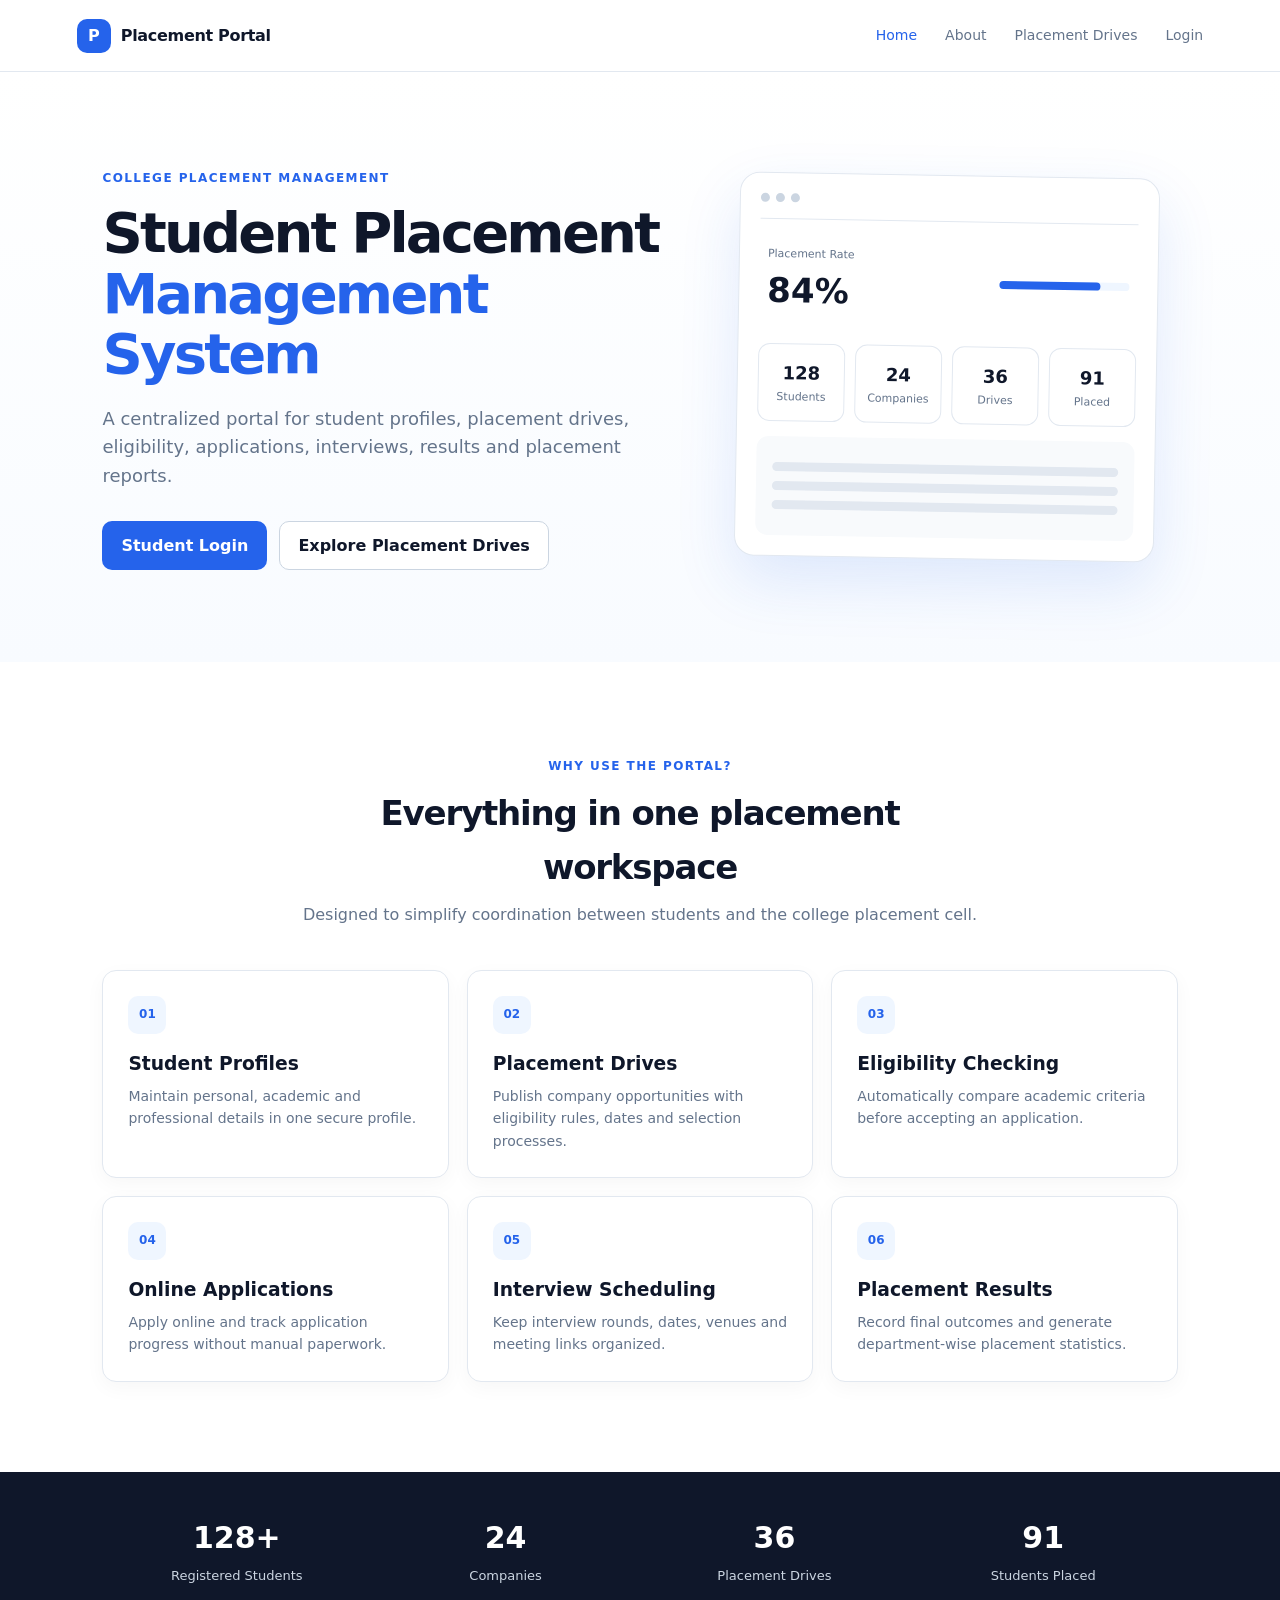
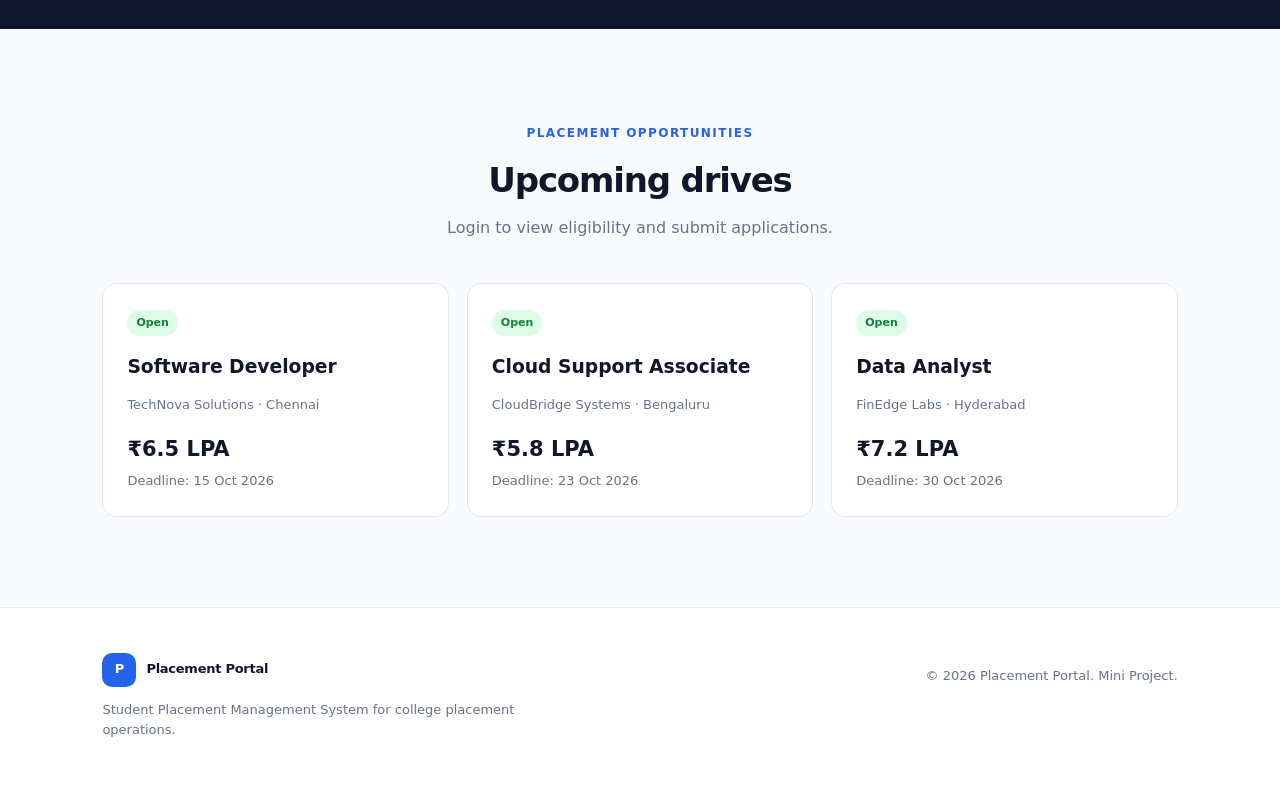
<file: index.html>
<!DOCTYPE html>
<html lang="en">
<head>
    <meta charset="UTF-8">
    <meta name="viewport" content="width=device-width, initial-scale=1.0">
    <title>Placement Portal | Home</title>
    <link rel="stylesheet" href="css/style.css">
</head>
<body>
    <header class="topbar public-nav">
        <a class="brand" href="index.html">
            <span class="brand-mark">P</span> Placement Portal
        </a>
        <nav>
            <a class="active" href="index.html">Home</a>
            <a href="#about">About</a>
            <a href="#drives">Placement Drives</a>
            <a href="login.html">Login</a>
        </nav>
    </header>

    <main>
        <section class="hero">
            <div class="hero-copy">
                <span class="eyebrow">College Placement Management</span>
                <h1>Student Placement<br><span>Management System</span></h1>
                <p>A centralized portal for student profiles, placement drives, eligibility, applications, interviews, results and placement reports.</p>
                <div class="hero-actions">
                    <a class="btn btn-primary" href="login.html">Student Login</a>
                    <a class="btn btn-outline" href="#drives">Explore Placement Drives</a>
                </div>
            </div>
            <div class="hero-card">
                <div class="mini-window">
                    <div class="window-head">
                        <span></span>
                        <span></span>
                        <span></span>
                    </div>
                    <div class="mini-stat">
                        <div>
                            <small>Placement Rate</small>
                            <strong>84%</strong>
                        </div>
                        <div class="mini-line"></div>
                    </div>
                    <div class="mini-grid">
                        <div><b>128</b><small>Students</small></div>
                        <div><b>24</b><small>Companies</small></div>
                        <div><b>36</b><small>Drives</small></div>
                        <div><b>91</b><small>Placed</small></div>
                    </div>
                    <div class="mini-table">
                        <i></i><i></i><i></i>
                    </div>
                </div>
            </div>
        </section>

        <section id="about" class="section">
            <div class="section-heading">
                <span class="eyebrow">Why use the portal?</span>
                <h2>Everything in one placement workspace</h2>
                <p>Designed to simplify coordination between students and the college placement cell.</p>
            </div>
            <div class="feature-grid">
                <article class="feature-card">
                    <div class="icon-box">01</div>
                    <h3>Student Profiles</h3>
                    <p>Maintain personal, academic and professional details in one secure profile.</p>
                </article>
                <article class="feature-card">
                    <div class="icon-box">02</div>
                    <h3>Placement Drives</h3>
                    <p>Publish company opportunities with eligibility rules, dates and selection processes.</p>
                </article>
                <article class="feature-card">
                    <div class="icon-box">03</div>
                    <h3>Eligibility Checking</h3>
                    <p>Automatically compare academic criteria before accepting an application.</p>
                </article>
                <article class="feature-card">
                    <div class="icon-box">04</div>
                    <h3>Online Applications</h3>
                    <p>Apply online and track application progress without manual paperwork.</p>
                </article>
                <article class="feature-card">
                    <div class="icon-box">05</div>
                    <h3>Interview Scheduling</h3>
                    <p>Keep interview rounds, dates, venues and meeting links organized.</p>
                </article>
                <article class="feature-card">
                    <div class="icon-box">06</div>
                    <h3>Placement Results</h3>
                    <p>Record final outcomes and generate department-wise placement statistics.</p>
                </article>
            </div>
        </section>

        <section class="stats-band">
            <div><strong>128+</strong><span>Registered Students</span></div>
            <div><strong>24</strong><span>Companies</span></div>
            <div><strong>36</strong><span>Placement Drives</span></div>
            <div><strong>91</strong><span>Students Placed</span></div>
        </section>

        <section id="drives" class="section light-section">
            <div class="section-heading">
                <span class="eyebrow">Placement Opportunities</span>
                <h2>Upcoming drives</h2>
                <p>Login to view eligibility and submit applications.</p>
            </div>
            <div class="public-drive-grid">
                <div class="public-drive">
                    <span class="status-badge open">Open</span>
                    <h3>Software Developer</h3>
                    <p>TechNova Solutions · Chennai</p>
                    <strong>₹6.5 LPA</strong>
                    <small>Deadline: 15 Oct 2026</small>
                </div>
                <div class="public-drive">
                    <span class="status-badge open">Open</span>
                    <h3>Cloud Support Associate</h3>
                    <p>CloudBridge Systems · Bengaluru</p>
                    <strong>₹5.8 LPA</strong>
                    <small>Deadline: 23 Oct 2026</small>
                </div>
                <div class="public-drive">
                    <span class="status-badge open">Open</span>
                    <h3>Data Analyst</h3>
                    <p>FinEdge Labs · Hyderabad</p>
                    <strong>₹7.2 LPA</strong>
                    <small>Deadline: 30 Oct 2026</small>
                </div>
            </div>
        </section>
    </main>

    <footer class="footer">
        <div>
            <a class="brand" href="index.html">
                <span class="brand-mark">P</span> Placement Portal
            </a>
            <p>Student Placement Management System for college placement operations.</p>
        </div>
        <p>© 2026 Placement Portal. Mini Project.</p>
    </footer>

    <script src="js/script.js"></script>
</body>
</html>
</file>
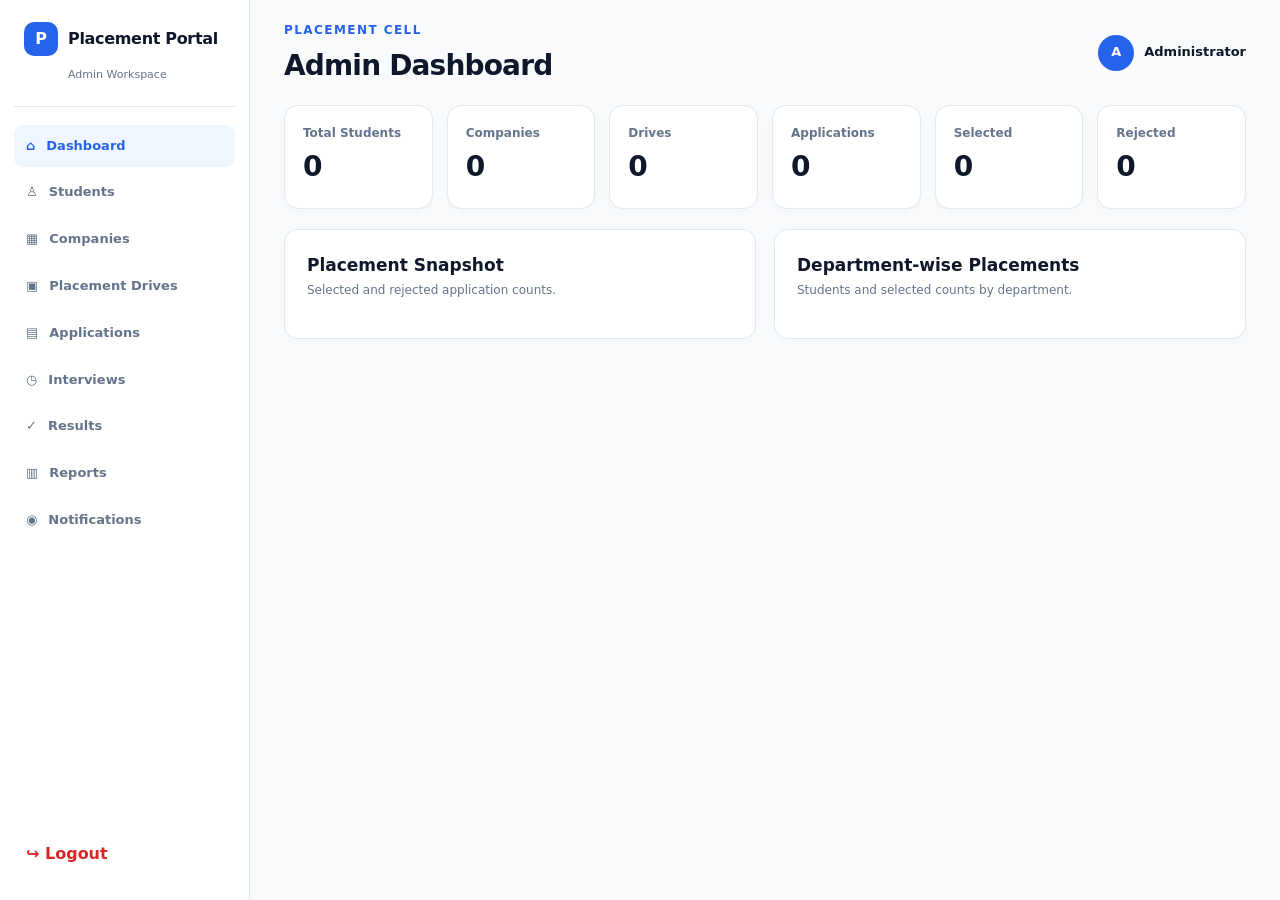
<file: admin-dashboard.html>
<!DOCTYPE html>
<html lang="en">
<head>
    <meta charset="UTF-8">
    <meta name="viewport" content="width=device-width, initial-scale=1.0">
    <title>Admin Dashboard | Placement Portal</title>
    <link rel="stylesheet" href="css/style.css">
</head>
<body class="dashboard-page">
    <div class="mobile-top">
        <button class="icon-btn" id="mobileMenu">☰</button>
        <a class="brand" href="#">
            <span class="brand-mark">P</span> Placement Portal
        </a>
    </div>

    <aside class="sidebar" id="sidebar">
        <div class="side-brand">
            <a class="brand" href="index.html">
                <span class="brand-mark">P</span> Placement Portal
            </a>
            <small>Admin Workspace</small>
        </div>
        <nav class="side-nav">
            <button class="nav-item active" data-section="dashboard">⌂ <span>Dashboard</span></button>
            <button class="nav-item" data-section="students">♙ <span>Students</span></button>
            <button class="nav-item" data-section="companies">▦ <span>Companies</span></button>
            <button class="nav-item" data-section="drives">▣ <span>Placement Drives</span></button>
            <button class="nav-item" data-section="applications">▤ <span>Applications</span></button>
            <button class="nav-item" data-section="interviews">◷ <span>Interviews</span></button>
            <button class="nav-item" data-section="results">✓ <span>Results</span></button>
            <button class="nav-item" data-section="reports">▥ <span>Reports</span></button>
            <button class="nav-item" data-section="notifications">◉ <span>Notifications</span></button>
        </nav>
        <button class="logout side-logout" data-logout>↪ <span>Logout</span></button>
    </aside>

    <main class="dash-main">
        <header class="dash-header">
            <div>
                <span class="eyebrow">Placement Cell</span>
                <h1 id="adminWelcome">Admin Dashboard</h1>
            </div>
            <div class="header-user">
                <span class="avatar">A</span>
                <span>Administrator</span>
            </div>
        </header>

        <section class="dash-section active" id="section-dashboard">
            <div class="stat-grid six">
                <div class="stat-card">
                    <span>Total Students</span>
                    <strong id="aStudents">0</strong>
                </div>
                <div class="stat-card">
                    <span>Companies</span>
                    <strong id="aCompanies">0</strong>
                </div>
                <div class="stat-card">
                    <span>Drives</span>
                    <strong id="aDrives">0</strong>
                </div>
                <div class="stat-card">
                    <span>Applications</span>
                    <strong id="aApplications">0</strong>
                </div>
                <div class="stat-card">
                    <span>Selected</span>
                    <strong id="aSelected">0</strong>
                </div>
                <div class="stat-card">
                    <span>Rejected</span>
                    <strong id="aRejected">0</strong>
                </div>
            </div>

            <div class="two-col">
                <div class="panel">
                    <div class="panel-head">
                        <div>
                            <h2>Placement Snapshot</h2>
                            <p>Selected and rejected application counts.</p>
                        </div>
                    </div>
                    <div class="bar-chart" id="statusChart"></div>
                </div>
                <div class="panel">
                    <div class="panel-head">
                        <div>
                            <h2>Department-wise Placements</h2>
                            <p>Students and selected counts by department.</p>
                        </div>
                    </div>
                    <div class="bar-chart" id="departmentChart"></div>
                </div>
            </div>
        </section>

        <section class="dash-section" id="section-students">
            <div class="section-heading left">
                <span class="eyebrow">Student Management</span>
                <h2>Students</h2>
                <p>Search, filter, view, edit or remove student records.</p>
            </div>
            <div class="toolbar">
                <input id="studentSearch" class="search-input" placeholder="Search name, register no or email...">
                <select id="studentDeptFilter">
                    <option value="all">All departments</option>
                    <option>CSE</option>
                    <option>IT</option>
                    <option>AIML</option>
                    <option>ECE</option>
                    <option>EEE</option>
                    <option>MECH</option>
                    <option>CIVIL</option>
                </select>
                <select id="studentYearFilter">
                    <option value="all">All years</option>
                    <option value="1">1st Year</option>
                    <option value="2">2nd Year</option>
                    <option value="3">3rd Year</option>
                    <option value="4">4th Year</option>
                    <option value="5">5th Year</option>
                </select>
            </div>
            <div class="table-wrap">
                <table>
                    <thead>
                        <tr>
                            <th>Register No</th>
                            <th>Name</th>
                            <th>Email</th>
                            <th>Department</th>
                            <th>Year</th>
                            <th>CGPA</th>
                            <th>Resume</th>
                            <th>Actions</th>
                        </tr>
                    </thead>
                    <tbody id="adminStudentBody"></tbody>
                </table>
            </div>
        </section>

        <section class="dash-section" id="section-companies">
            <div class="section-heading left">
                <span class="eyebrow">Company Management</span>
                <h2>Companies</h2>
                <p>Add and maintain recruiting company information.</p>
            </div>
            <div class="panel compact-form">
                <form id="companyForm" class="form-grid">
                    <input type="hidden" name="company_id" id="companyId">
                    <label>Company Name
                        <input name="company_name" required>
                    </label>
                    <label>Industry
                        <input name="industry">
                    </label>
                    <label>Location
                        <input name="location">
                    </label>
                    <label>Website
                        <input name="website" type="url" placeholder="https://...">
                    </label>
                    <label>Contact Person
                        <input name="contact_person">
                    </label>
                    <label>Email
                        <input name="email" type="email">
                    </label>
                    <label class="full-row">Description
                        <textarea name="description" rows="2"></textarea>
                    </label>
                    <div class="form-actions full-row">
                        <button class="btn btn-primary" type="submit">Save Company</button>
                        <button class="btn btn-outline" type="button" id="companyReset">Clear</button>
                        <span id="companyMessage" class="form-message"></span>
                    </div>
                </form>
            </div>
            <div class="toolbar">
                <input id="companySearch" class="search-input" placeholder="Search company...">
            </div>
            <div class="table-wrap">
                <table>
                    <thead>
                        <tr>
                            <th>Company</th>
                            <th>Industry</th>
                            <th>Location</th>
                            <th>Contact</th>
                            <th>Email</th>
                            <th>Actions</th>
                        </tr>
                    </thead>
                    <tbody id="companyBody"></tbody>
                </table>
            </div>
        </section>

        <section class="dash-section" id="section-drives">
            <div class="section-heading left">
                <span class="eyebrow">Drive Management</span>
                <h2>Placement Drives</h2>
                <p>Create, update and close placement opportunities.</p>
            </div>
            <div class="panel compact-form">
                <form id="driveForm" class="form-grid">
                    <input type="hidden" name="drive_id" id="driveId">
                    <label>Company
                        <select name="company_id" id="driveCompany" required></select>
                    </label>
                    <label>Job Role
                        <input name="job_role" required>
                    </label>
                    <label>Package (LPA)
                        <input name="package" type="number" step="0.1" min="0" required>
                    </label>
                    <label>Location
                        <input name="location">
                    </label>
                    <label>Drive Date
                        <input name="drive_date" type="datetime-local" required>
                    </label>
                    <label>Application Deadline
                        <input name="deadline" type="datetime-local" required>
                    </label>
                    <label>Minimum CGPA
                        <input name="min_cgpa" type="number" step="0.01" min="0" max="10" value="0">
                    </label>
                    <label>Minimum 10th %
                        <input name="min_tenth" type="number" step="0.01" min="0" max="100" value="0">
                    </label>
                    <label>Minimum 12th %
                        <input name="min_twelfth" type="number" step="0.01" min="0" max="100" value="0">
                    </label>
                    <label>Eligible Departments
                        <input name="eligible_departments" value="ALL" placeholder="CSE,IT,AIML or ALL">
                    </label>
                    <label>Eligible Year
                        <input name="eligible_year" type="number" min="0" max="5" value="0">
                    </label>
                    <label>Openings
                        <input name="openings" type="number" min="1" value="1">
                    </label>
                    <label class="full-row">Required Skills
                        <input name="required_skills">
                    </label>
                    <label class="full-row">Job Description
                        <textarea name="job_description" rows="2"></textarea>
                    </label>
                    <label class="full-row">Selection Process
                        <textarea name="selection_process" rows="2" placeholder="Aptitude → Technical → HR"></textarea>
                    </label>
                    <div class="form-actions full-row">
                        <button class="btn btn-primary" type="submit">Save Drive</button>
                        <button class="btn btn-outline" type="button" id="driveReset">Clear</button>
                        <span id="driveMessage" class="form-message"></span>
                    </div>
                </form>
            </div>
            <div class="toolbar">
                <input id="adminDriveSearch" class="search-input" placeholder="Search company or role...">
            </div>
            <div class="table-wrap">
                <table>
                    <thead>
                        <tr>
                            <th>Company</th>
                            <th>Role</th>
                            <th>Package</th>
                            <th>Drive Date</th>
                            <th>Deadline</th>
                            <th>Eligibility</th>
                            <th>Actions</th>
                        </tr>
                    </thead>
                    <tbody id="adminDriveBody"></tbody>
                </table>
            </div>
        </section>

        <section class="dash-section" id="section-applications">
            <div class="section-heading left">
                <span class="eyebrow">Application Management</span>
                <h2>Applications</h2>
                <p>Review candidates and update selection stages.</p>
            </div>
            <div class="toolbar">
                <input id="applicationSearch" class="search-input" placeholder="Search student or company...">
                <select id="applicationStatusFilter">
                    <option value="all">All statuses</option>
                    <option>Applied</option>
                    <option>Shortlisted</option>
                    <option>Aptitude Cleared</option>
                    <option>Technical Cleared</option>
                    <option>HR Cleared</option>
                    <option>Selected</option>
                    <option>Rejected</option>
                </select>
            </div>
            <div class="table-wrap">
                <table>
                    <thead>
                        <tr>
                            <th>Student</th>
                            <th>Company</th>
                            <th>Role</th>
                            <th>Applied</th>
                            <th>Status</th>
                            <th>Resume</th>
                            <th>Update</th>
                        </tr>
                    </thead>
                    <tbody id="adminApplicationBody"></tbody>
                </table>
            </div>
        </section>

        <section class="dash-section" id="section-interviews">
            <div class="section-heading left">
                <span class="eyebrow">Interview Management</span>
                <h2>Interviews</h2>
                <p>Schedule and manage selection rounds.</p>
            </div>
            <div class="panel compact-form">
                <form id="interviewForm" class="form-grid">
                    <input type="hidden" name="interview_id" id="interviewId">
                    <label class="full-row">Application
                        <select name="application_id" id="interviewApplication" required></select>
                    </label>
                    <label>Round
                        <input name="round_name" required placeholder="Technical Interview">
                    </label>
                    <label>Date
                        <input name="interview_date" type="date" required>
                    </label>
                    <label>Time
                        <input name="interview_time" type="time" required>
                    </label>
                    <label>Mode
                        <select name="mode">
                            <option>Offline</option>
                            <option>Online</option>
                            <option>Hybrid</option>
                        </select>
                    </label>
                    <label>Venue
                        <input name="venue">
                    </label>
                    <label>Meeting Link
                        <input name="meeting_link" type="url" placeholder="https://...">
                    </label>
                    <div class="form-actions full-row">
                        <button class="btn btn-primary" type="submit">Schedule Interview</button>
                        <button class="btn btn-outline" type="button" id="interviewReset">Clear</button>
                        <span id="interviewMessage" class="form-message"></span>
                    </div>
                </form>
            </div>
            <div class="table-wrap">
                <table>
                    <thead>
                        <tr>
                            <th>Student</th>
                            <th>Company</th>
                            <th>Round</th>
                            <th>Date</th>
                            <th>Time</th>
                            <th>Mode</th>
                            <th>Actions</th>
                        </tr>
                    </thead>
                    <tbody id="adminInterviewBody"></tbody>
                </table>
            </div>
        </section>

        <section class="dash-section" id="section-results">
            <div class="section-heading left">
                <span class="eyebrow">Result Management</span>
                <h2>Results</h2>
                <p>Publish final placement outcomes and remarks.</p>
            </div>
            <div class="panel compact-form">
                <form id="resultForm" class="form-grid">
                    <label class="full-row">Application
                        <select name="application_id" id="resultApplication" required></select>
                    </label>
                    <label>Result
                        <select name="result_status">
                            <option>Pending</option>
                            <option>Selected</option>
                            <option>Rejected</option>
                        </select>
                    </label>
                    <label class="full-row">Remarks
                        <textarea name="remarks" rows="2"></textarea>
                    </label>
                    <div class="form-actions full-row">
                        <button class="btn btn-primary" type="submit">Save Result</button>
                        <span id="resultMessage" class="form-message"></span>
                    </div>
                </form>
            </div>
            <div class="table-wrap">
                <table>
                    <thead>
                        <tr>
                            <th>Student</th>
                            <th>Company</th>
                            <th>Role</th>
                            <th>Result</th>
                            <th>Remarks</th>
                        </tr>
                    </thead>
                    <tbody id="adminResultBody"></tbody>
                </table>
            </div>
        </section>

        <section class="dash-section" id="section-reports">
            <div class="section-heading left">
                <span class="eyebrow">Reports</span>
                <h2>Placement Reports</h2>
                <p>Summary statistics for academic placement activity.</p>
            </div>
            <div class="report-actions">
                <button class="btn btn-primary" id="printReport">Print Report</button>
            </div>
            <div id="reportArea" class="report-area">
                <div class="stat-grid five">
                    <div class="stat-card">
                        <span>Students</span>
                        <strong id="rStudents">0</strong>
                    </div>
                    <div class="stat-card">
                        <span>Companies</span>
                        <strong id="rCompanies">0</strong>
                    </div>
                    <div class="stat-card">
                        <span>Drives</span>
                        <strong id="rDrives">0</strong>
                    </div>
                    <div class="stat-card">
                        <span>Applications</span>
                        <strong id="rApplications">0</strong>
                    </div>
                    <div class="stat-card">
                        <span>Selected</span>
                        <strong id="rSelected">0</strong>
                    </div>
                </div>

                <div class="two-col">
                    <div class="panel">
                        <h3>Department-wise Statistics</h3>
                        <div class="table-wrap">
                            <table>
                               <thead>
                                   <tr>
                                       <th>Department</th>
                                       <th>Students</th>
                                       <th>Selected</th>
                                   </tr>
                               </thead>
                               <tbody id="deptReportBody"></tbody>
                            </table>
                        </div>
                    </div>
                    <div class="panel">
                        <h3>Company-wise Selection</h3>
                        <div class="table-wrap">
                            <table>
                               <thead>
                                   <tr>
                                       <th>Company</th>
                                       <th>Selected</th>
                                   </tr>
                               </thead>
                               <tbody id="companyReportBody"></tbody>
                            </table>
                        </div>
                    </div>
                </div>

                <div class="panel">
                    <h3>Application Status</h3>
                    <div class="bar-chart" id="reportStatusChart"></div>
                </div>
            </div>
        </section>

        <section class="dash-section" id="section-notifications">
            <div class="section-heading left">
                <span class="eyebrow">Communication</span>
                <h2>Notifications</h2>
                <p>Publish placement cell announcements for all students.</p>
            </div>
            <div class="panel compact-form">
                <form id="notificationForm" class="form-grid">
                    <label>Title
                        <input name="title" required>
                    </label>
                    <label class="full-row">Message
                        <textarea name="message" rows="3" required></textarea>
                    </label>
                    <div class="form-actions full-row">
                        <button class="btn btn-primary" type="submit">Publish Notification</button>
                        <span id="notificationMessage" class="form-message"></span>
                    </div>
                </form>
            </div>
            <div id="adminNotificationList" class="notification-list"></div>
        </section>
    </main>

    <div id="toast" class="toast"></div>
    <script src="js/script.js"></script>
</body>
</html>
</file>
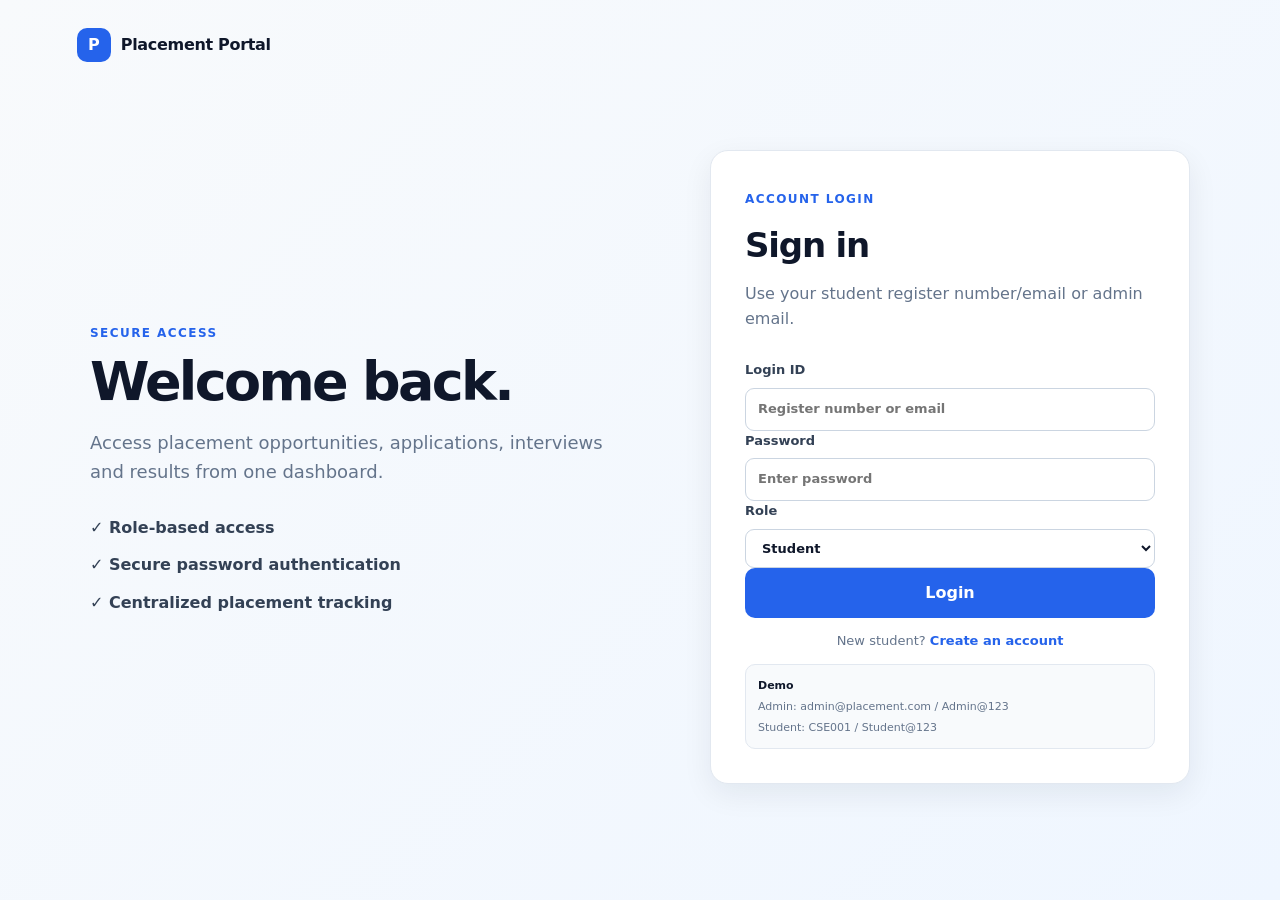
<file: login.html>
<!DOCTYPE html>
<html lang="en">
<head>
    <meta charset="UTF-8">
    <meta name="viewport" content="width=device-width, initial-scale=1.0">
    <title>Login | Placement Portal</title>
    <link rel="stylesheet" href="css/style.css">
</head>
<body class="auth-page">
    <a class="auth-brand brand" href="index.html">
        <span class="brand-mark">P</span> Placement Portal
    </a>
    
    <main class="auth-shell">
        <section class="auth-info">
            <span class="eyebrow">Secure Access</span>
            <h1>Welcome back.</h1>
            <p>Access placement opportunities, applications, interviews and results from one dashboard.</p>
            <div class="auth-points">
                <span>✓ Role-based access</span>
                <span>✓ Secure password authentication</span>
                <span>✓ Centralized placement tracking</span>
            </div>
        </section>

        <section class="auth-card">
            <div class="section-heading left">
                <span class="eyebrow">Account Login</span>
                <h2>Sign in</h2>
                <p>Use your student register number/email or admin email.</p>
            </div>

            <form id="loginForm">
                <label>Login ID
                    <input id="loginId" name="login_id" required placeholder="Register number or email">
                </label>
                <label>Password
                    <input id="loginPassword" name="password" type="password" required placeholder="Enter password">
                </label>
                <label>Role
                    <select id="loginRole" name="role">
                        <option value="student">Student</option>
                        <option value="admin">Admin</option>
                    </select>
                </label>
                <button class="btn btn-primary full" type="submit">Login</button>
                <div id="loginMessage" class="form-message"></div>
            </form>

            <p class="auth-foot">New student? <a href="register.html">Create an account</a></p>

            <div class="demo-box">
                <b>Demo</b>
                <span>Admin: admin@placement.com / Admin@123</span>
                <span>Student: CSE001 / Student@123</span>
            </div>
        </section>
    </main>

    <script src="js/script.js"></script>
</body>
</html>
</file>
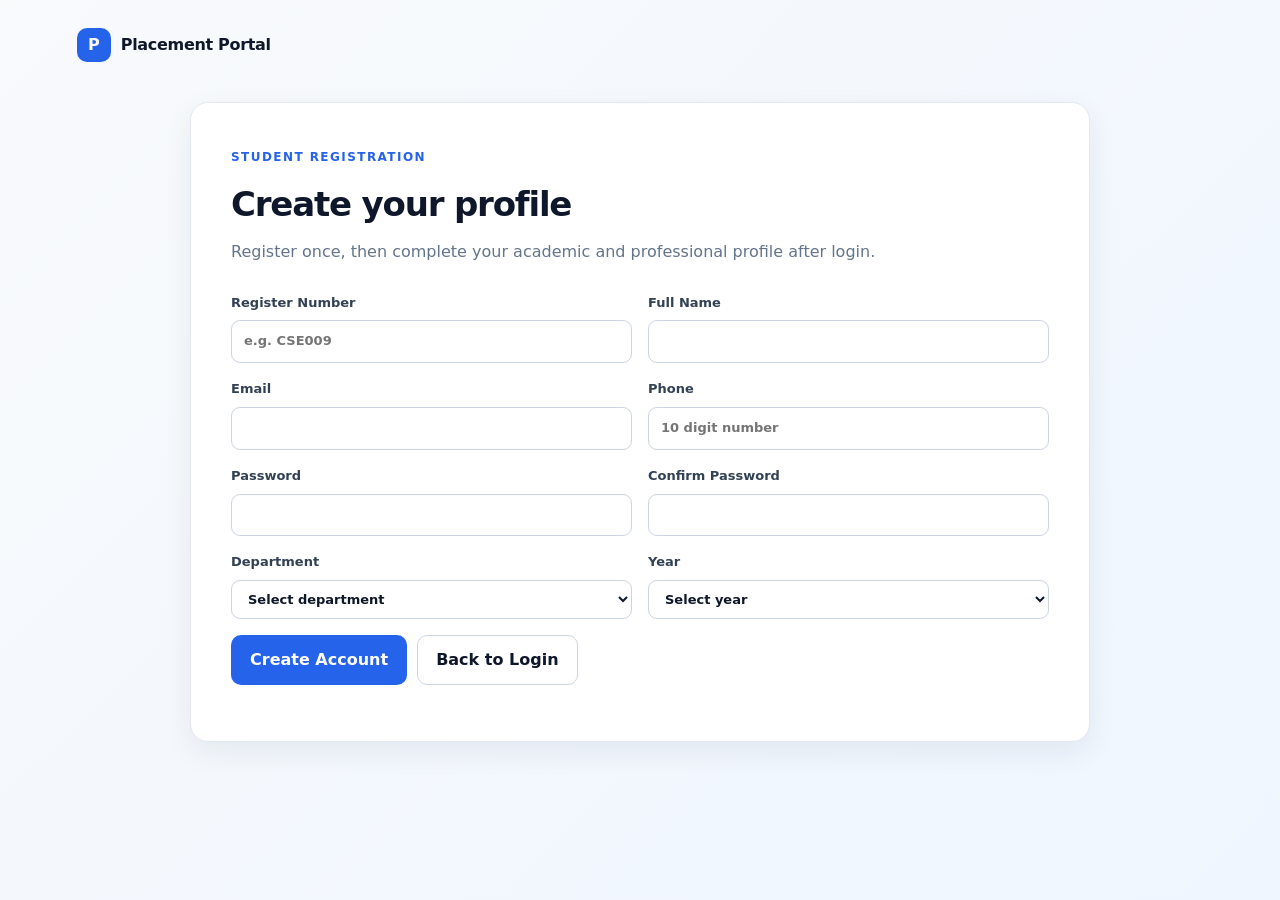
<file: register.html>
<!DOCTYPE html>
<html lang="en">
<head>
    <meta charset="UTF-8">
    <meta name="viewport" content="width=device-width, initial-scale=1.0">
    <title>Register | Placement Portal</title>
    <link rel="stylesheet" href="css/style.css">
</head>
<body class="auth-page">
    <a class="auth-brand brand" href="index.html">
        <span class="brand-mark">P</span> Placement Portal
    </a>
    
    <main class="auth-shell single">
        <section class="auth-card wide">
            <div class="section-heading left">
                <span class="eyebrow">Student Registration</span>
                <h2>Create your profile</h2>
                <p>Register once, then complete your academic and professional profile after login.</p>
            </div>

            <form id="registerForm" class="form-grid">
                <label>Register Number
                    <input name="register_no" required placeholder="e.g. CSE009">
                </label>
                <label>Full Name
                    <input name="name" required>
                </label>
                <label>Email
                    <input name="email" type="email" required>
                </label>
                <label>Phone
                    <input name="phone" pattern="[0-9]{10}" maxlength="10" required placeholder="10 digit number">
                </label>
                <label>Password
                    <input name="password" type="password" minlength="8" required>
                </label>
                <label>Confirm Password
                    <input name="confirm_password" type="password" minlength="8" required>
                </label>
                <label>Department
                    <select name="department" required>
                        <option value="">Select department</option>
                        <option>CSE</option>
                        <option>IT</option>
                        <option>AIML</option>
                        <option>ECE</option>
                        <option>EEE</option>
                        <option>MECH</option>
                        <option>CIVIL</option>
                        <option>Other</option>
                    </select>
                </label>
                <label>Year
                    <select name="year" required>
                        <option value="">Select year</option>
                        <option value="1">1st Year</option>
                        <option value="2">2nd Year</option>
                        <option value="3">3rd Year</option>
                        <option value="4">4th Year</option>
                        <option value="5">5th Year</option>
                    </select>
                </label>
                <div class="form-actions full-row">
                    <button class="btn btn-primary" type="submit">Create Account</button>
                    <a class="btn btn-outline" href="login.html">Back to Login</a>
                </div>
                <div id="registerMessage" class="form-message full-row"></div>
            </form>
        </section>
    </main>

    <script src="js/script.js"></script>
</body>
</html>
</file>
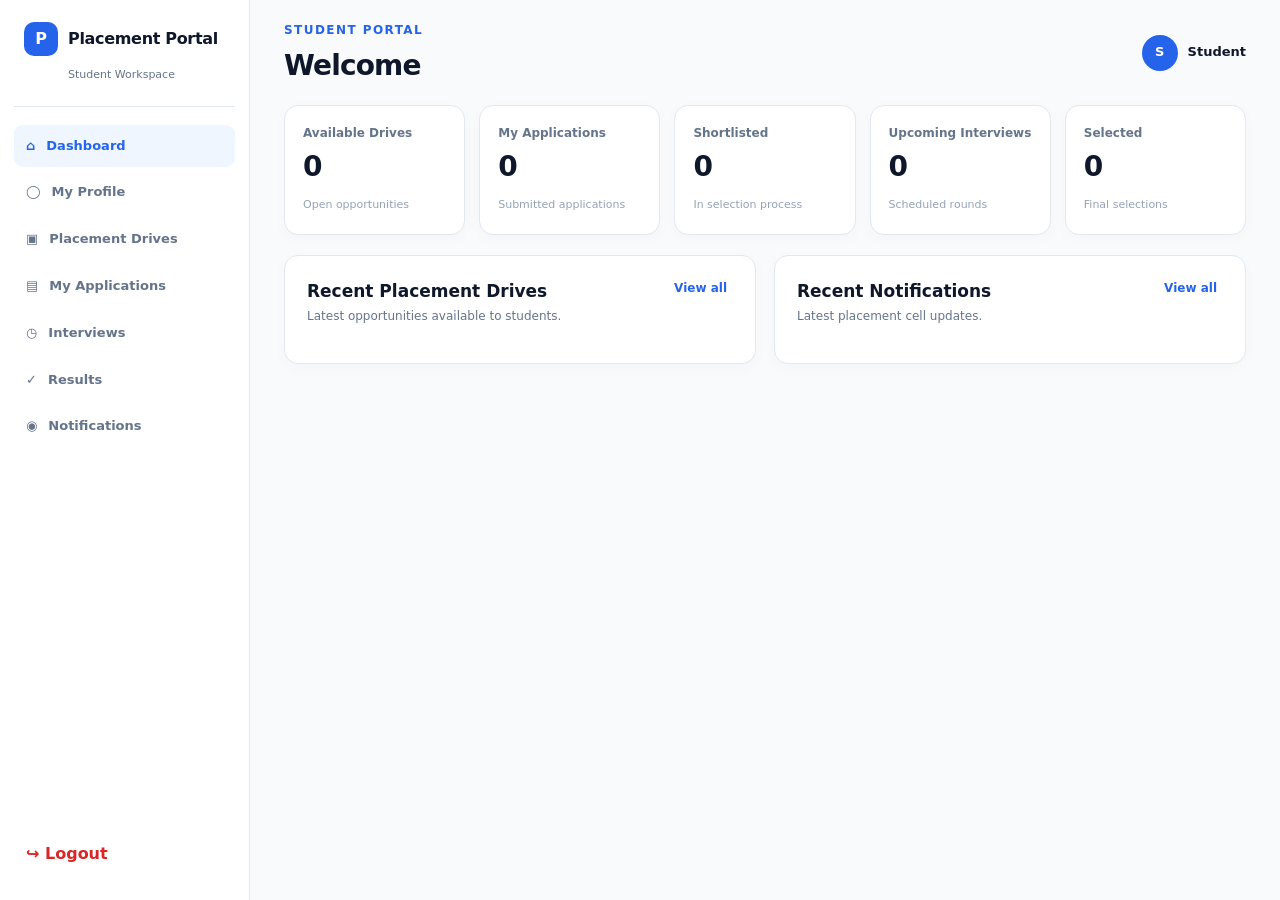
<file: student-dashboard.html>
<!DOCTYPE html>
<html lang="en">
<head>
    <meta charset="UTF-8">
    <meta name="viewport" content="width=device-width, initial-scale=1.0">
    <title>Student Dashboard | Placement Portal</title>
    <link rel="stylesheet" href="css/style.css">
</head>
<body class="dashboard-page">
    <div class="mobile-top">
        <button class="icon-btn" id="mobileMenu">☰</button>
        <a class="brand" href="#">
            <span class="brand-mark">P</span> Placement Portal
        </a>
    </div>

    <aside class="sidebar" id="sidebar">
        <div class="side-brand">
            <a class="brand" href="index.html">
                <span class="brand-mark">P</span> Placement Portal
            </a>
            <small>Student Workspace</small>
        </div>
        <nav class="side-nav">
            <button class="nav-item active" data-section="dashboard">⌂ <span>Dashboard</span></button>
            <button class="nav-item" data-section="profile">◯ <span>My Profile</span></button>
            <button class="nav-item" data-section="drives">▣ <span>Placement Drives</span></button>
            <button class="nav-item" data-section="applications">▤ <span>My Applications</span></button>
            <button class="nav-item" data-section="interviews">◷ <span>Interviews</span></button>
            <button class="nav-item" data-section="results">✓ <span>Results</span></button>
            <button class="nav-item" data-section="notifications">◉ <span>Notifications</span></button>
        </nav>
        <button class="logout side-logout" data-logout>↪ <span>Logout</span></button>
    </aside>

    <main class="dash-main">
        <header class="dash-header">
            <div>
                <span class="eyebrow">Student Portal</span>
                <h1 id="welcomeName">Welcome</h1>
            </div>
            <div class="header-user">
                <span class="avatar" id="headerAvatar">S</span>
                <span id="headerUserName">Student</span>
            </div>
        </header>

        <section class="dash-section active" id="section-dashboard">
            <div class="stat-grid">
                <div class="stat-card">
                    <span>Available Drives</span>
                    <strong id="sDrives">0</strong>
                    <small>Open opportunities</small>
                </div>
                <div class="stat-card">
                    <span>My Applications</span>
                    <strong id="sApplications">0</strong>
                    <small>Submitted applications</small>
                </div>
                <div class="stat-card">
                    <span>Shortlisted</span>
                    <strong id="sShortlisted">0</strong>
                    <small>In selection process</small>
                </div>
                <div class="stat-card">
                    <span>Upcoming Interviews</span>
                    <strong id="sInterviews">0</strong>
                    <small>Scheduled rounds</small>
                </div>
                <div class="stat-card">
                    <span>Selected</span>
                    <strong id="sSelected">0</strong>
                    <small>Final selections</small>
                </div>
            </div>

            <div class="two-col">
                <div class="panel">
                    <div class="panel-head">
                        <div>
                            <h2>Recent Placement Drives</h2>
                            <p>Latest opportunities available to students.</p>
                        </div>
                        <button class="text-btn" data-goto="drives">View all</button>
                    </div>
                    <div id="recentDrives" class="stack-list"></div>
                </div>
                <div class="panel">
                    <div class="panel-head">
                        <div>
                            <h2>Recent Notifications</h2>
                            <p>Latest placement cell updates.</p>
                        </div>
                        <button class="text-btn" data-goto="notifications">View all</button>
                    </div>
                    <div id="recentNotifications" class="stack-list"></div>
                </div>
            </div>
        </section>

        <section class="dash-section" id="section-profile">
            <div class="section-heading left">
                <span class="eyebrow">My Profile</span>
                <h2>Student profile</h2>
                <p>Keep your details updated before applying for drives.</p>
            </div>
            <div class="profile-layout">
                <div class="panel">
                    <form id="profileForm" class="form-grid">
                        <label>Full Name
                            <input id="pName" disabled>
                        </label>
                        <label>Register Number
                            <input id="pReg" disabled>
                        </label>
                        <label>Email
                            <input id="pEmail" disabled>
                        </label>
                        <label>Phone
                            <input id="pPhone" name="phone">
                        </label>
                        <label>Date of Birth
                            <input id="pDob" name="dob" type="date">
                        </label>
                        <label>Gender
                            <select id="pGender" name="gender">
                                <option value="">Select</option>
                                <option>Female</option>
                                <option>Male</option>
                                <option>Other</option>
                            </select>
                        </label>
                        <label>Department
                            <select id="pDepartment" name="department">
                                <option>CSE</option>
                                <option>IT</option>
                                <option>AIML</option>
                                <option>ECE</option>
                                <option>EEE</option>
                                <option>MECH</option>
                                <option>CIVIL</option>
                                <option>Other</option>
                            </select>
                        </label>
                        <label>Year
                            <select id="pYear" name="year">
                                <option value="1">1st Year</option>
                                <option value="2">2nd Year</option>
                                <option value="3">3rd Year</option>
                                <option value="4">4th Year</option>
                                <option value="5">5th Year</option>
                            </select>
                        </label>
                        <label>CGPA
                            <input id="pCgpa" name="cgpa" type="number" step="0.01" min="0" max="10">
                        </label>
                        <label>10th Percentage
                            <input id="p10" name="tenth_percentage" type="number" step="0.01" min="0" max="100">
                        </label>
                        <label>12th Percentage
                            <input id="p12" name="twelfth_percentage" type="number" step="0.01" min="0" max="100">
                        </label>
                        <label class="full-row">Skills
                            <input id="pSkills" name="skills" placeholder="Java, SQL, HTML, CSS">
                        </label>
                        <label class="full-row">Certifications
                            <textarea id="pCertifications" name="certifications" rows="3"></textarea>
                        </label>
                        <div class="form-actions full-row">
                            <button class="btn btn-primary" type="submit">Save Profile</button>
                            <span id="profileMessage" class="form-message"></span>
                        </div>
                    </form>
                </div>
                
                <div class="panel profile-side">
                    <div class="completion">
                        <div class="completion-top">
                            <h3>Profile Completion</h3>
                            <strong id="profilePercent">0%</strong>
                        </div>
                        <div class="progress">
                            <span id="profileProgress"></span>
                        </div>
                        <p>Complete academic and professional details to improve your profile readiness.</p>
                    </div>
                    <div class="resume-box">
                        <h3>Resume</h3>
                        <p id="resumeName">No resume uploaded.</p>
                        <form id="resumeForm">
                            <input id="resumeFile" name="resume" type="file" accept="application/pdf,.pdf" required>
                            <button class="btn btn-outline full" type="submit">Upload PDF Resume</button>
                            <div id="resumeMessage" class="form-message"></div>
                        </form>
                        <small>PDF only · Maximum 2 MB</small>
                    </div>
                </div>
            </div>
        </section>

        <section class="dash-section" id="section-drives">
            <div class="section-heading left">
                <span class="eyebrow">Opportunities</span>
                <h2>Placement Drives</h2>
                <p>Review requirements, check eligibility and apply.</p>
            </div>
            <div class="toolbar">
                <input id="driveSearch" class="search-input" placeholder="Search company or job role...">
                <select id="driveFilter">
                    <option value="all">All drives</option>
                    <option value="eligible">Eligible for me</option>
                    <option value="applied">Applied</option>
                </select>
            </div>
            <div id="driveGrid" class="drive-grid"></div>
        </section>

        <section class="dash-section" id="section-applications">
            <div class="section-heading left">
                <span class="eyebrow">Application Tracking</span>
                <h2>My Applications</h2>
                <p>Track each application from submission to final result.</p>
            </div>
            <div id="applicationList" class="application-list"></div>
        </section>

        <section class="dash-section" id="section-interviews">
            <div class="section-heading left">
                <span class="eyebrow">Schedule</span>
                <h2>Interviews</h2>
                <p>Upcoming interview rounds assigned to you.</p>
            </div>
            <div class="table-wrap">
                <table>
                    <thead>
                        <tr>
                            <th>Company</th>
                            <th>Role</th>
                            <th>Round</th>
                            <th>Date</th>
                            <th>Time</th>
                            <th>Mode</th>
                            <th>Venue / Link</th>
                        </tr>
                    </thead>
                    <tbody id="interviewBody"></tbody>
                </table>
            </div>
        </section>

        <section class="dash-section" id="section-results">
            <div class="section-heading left">
                <span class="eyebrow">Outcome</span>
                <h2>Results</h2>
                <p>Published placement results and remarks.</p>
            </div>
            <div class="table-wrap">
                <table>
                    <thead>
                        <tr>
                            <th>Company</th>
                            <th>Role</th>
                            <th>Package</th>
                            <th>Final Result</th>
                            <th>Remarks</th>
                        </tr>
                    </thead>
                    <tbody id="resultBody"></tbody>
                </table>
            </div>
        </section>

        <section class="dash-section" id="section-notifications">
            <div class="section-heading left">
                <span class="eyebrow">Updates</span>
                <h2>Notifications</h2>
                <p>Announcements from the placement cell.</p>
            </div>
            <div id="notificationList" class="notification-list"></div>
        </section>
    </main>

    <div id="toast" class="toast"></div>
    <div class="modal" id="driveModal">
        <div class="modal-card">
            <button class="modal-close" data-close-modal>×</button>
            <div id="driveModalContent"></div>
        </div>
    </div>

    <script src="js/script.js"></script>
</body>
</html>
</file>
<file: css/style.css>
:root{--primary:#2563EB;--navy:#0F172A;--blue-light:#EFF6FF;--white:#fff;--gray:#64748B;--gray2:#94A3B8;--light:#F8FAFC;--border:#E2E8F0;--success:#16A34A;--warning:#F59E0B;--danger:#DC2626;--shadow:0 10px 30px rgba(15,23,42,.07);--radius:14px}*{box-sizing:border-box}html{scroll-behavior:smooth}body{margin:0;font-family:Inter,ui-sans-serif,system-ui,-apple-system,BlinkMacSystemFont,"Segoe UI",sans-serif;color:var(--navy);background:var(--white);line-height:1.6}a{text-decoration:none;color:inherit}button,input,select,textarea{font:inherit}button{cursor:pointer}.brand{display:flex;align-items:center;gap:10px;font-weight:800;letter-spacing:-.02em}.brand-mark{display:grid;place-items:center;width:34px;height:34px;background:var(--primary);color:#fff;border-radius:10px;font-weight:900}.topbar{height:72px;padding:0 6%;display:flex;align-items:center;justify-content:space-between;border-bottom:1px solid var(--border);background:#fff}.public-nav nav{display:flex;gap:28px;color:var(--gray);font-size:14px}.public-nav nav a:hover,.public-nav nav .active{color:var(--primary)}.hero{min-height:590px;padding:80px 8%;display:grid;grid-template-columns:1.1fr .9fr;align-items:center;background:linear-gradient(180deg,#fff 0,#f8fbff 100%);gap:50px}.eyebrow{display:inline-block;color:var(--primary);font-size:12px;font-weight:800;text-transform:uppercase;letter-spacing:.12em}.hero h1{font-size:56px;line-height:1.08;letter-spacing:-.05em;margin:14px 0 20px}.hero h1 span{color:var(--primary)}.hero p{max-width:620px;color:var(--gray);font-size:18px}.hero-actions{display:flex;gap:12px;margin-top:30px}.btn{display:inline-flex;align-items:center;justify-content:center;border:1px solid transparent;border-radius:10px;padding:11px 18px;font-weight:700;transition:.2s}.btn-primary{background:var(--primary);color:#fff}.btn-primary:hover{filter:brightness(.94);transform:translateY(-1px)}.btn-outline{border-color:#CBD5E1;background:#fff;color:var(--navy)}.btn-outline:hover{border-color:var(--primary);color:var(--primary)}.full{width:100%}.hero-card{display:flex;justify-content:center}.mini-window{width:min(420px,100%);padding:20px;background:#fff;border:1px solid var(--border);border-radius:20px;box-shadow:0 25px 60px rgba(37,99,235,.13);transform:rotate(1deg)}.window-head{display:flex;gap:6px;border-bottom:1px solid var(--border);padding-bottom:16px}.window-head span{width:9px;height:9px;border-radius:50%;background:#CBD5E1}.mini-stat{display:flex;align-items:center;justify-content:space-between;padding:26px 8px}.mini-stat small,.mini-grid small{display:block;color:var(--gray);font-size:11px}.mini-stat strong{display:block;font-size:34px}.mini-line{height:8px;width:130px;border-radius:20px;background:var(--blue-light);position:relative}.mini-line:after{content:"";display:block;width:78%;height:100%;background:var(--primary);border-radius:20px}.mini-grid{display:grid;grid-template-columns:repeat(4,1fr);gap:10px}.mini-grid>div{padding:15px 8px;border:1px solid var(--border);border-radius:12px;text-align:center}.mini-grid b{font-size:18px}.mini-table{margin-top:15px;padding:16px;border-radius:12px;background:var(--light)}.mini-table i{display:block;height:9px;background:#E2E8F0;border-radius:10px;margin:10px 0}.section{padding:90px 8%}.light-section{background:var(--light)}.section-heading{text-align:center;max-width:720px;margin:0 auto 42px}.section-heading.left{text-align:left;margin-left:0;margin-right:0;margin-bottom:28px}.section-heading h2{font-size:34px;letter-spacing:-.035em;margin:8px 0}.section-heading p{color:var(--gray);margin:0}.feature-grid{display:grid;grid-template-columns:repeat(3,1fr);gap:18px}.feature-card{padding:25px;border:1px solid var(--border);border-radius:var(--radius);background:#fff;box-shadow:0 6px 20px rgba(15,23,42,.035)}.feature-card h3{margin:15px 0 6px}.feature-card p{color:var(--gray);margin:0;font-size:14px}.icon-box{width:38px;height:38px;border-radius:10px;background:var(--blue-light);color:var(--primary);display:grid;place-items:center;font-weight:800;font-size:12px}.stats-band{display:grid;grid-template-columns:repeat(4,1fr);padding:42px 8%;background:var(--navy);color:#fff;text-align:center}.stats-band strong{display:block;font-size:30px}.stats-band span{color:#CBD5E1;font-size:13px}.public-drive-grid{display:grid;grid-template-columns:repeat(3,1fr);gap:18px}.public-drive{background:#fff;border:1px solid var(--border);border-radius:var(--radius);padding:24px}.public-drive h3{margin:16px 0 5px}.public-drive p,.public-drive small{display:block;color:var(--gray);font-size:13px}.public-drive strong{display:block;font-size:21px;margin:18px 0 4px}.status-badge{display:inline-flex;padding:4px 9px;border-radius:999px;font-size:11px;font-weight:800}.status-badge.open{background:#DCFCE7;color:#15803D}.footer{display:flex;justify-content:space-between;gap:30px;padding:45px 8%;border-top:1px solid var(--border);color:var(--gray);font-size:13px}.footer .brand{color:var(--navy)}.footer p{max-width:480px}.auth-page{background:linear-gradient(135deg,#F8FAFC,#EFF6FF);min-height:100vh;padding:28px 6%}.auth-brand{width:max-content}.auth-shell{min-height:calc(100vh - 90px);display:grid;grid-template-columns:1fr 480px;gap:70px;align-items:center;max-width:1100px;margin:auto}.auth-shell.single{display:block;max-width:900px;padding:40px 0}.auth-info h1{font-size:54px;line-height:1.05;letter-spacing:-.05em;margin:10px 0}.auth-info p{color:var(--gray);font-size:18px;max-width:540px}.auth-points{display:grid;gap:12px;margin-top:28px;color:#334155;font-weight:600}.auth-card{background:#fff;border:1px solid var(--border);box-shadow:var(--shadow);border-radius:18px;padding:34px}.auth-card.wide{padding:40px}.auth-foot{color:var(--gray);font-size:13px;text-align:center}.auth-foot a{color:var(--primary);font-weight:700}.demo-box{background:var(--light);border:1px solid var(--border);padding:12px;border-radius:10px;font-size:11px;color:var(--gray);display:grid;gap:3px}.demo-box b{color:var(--navy)}label{font-size:13px;font-weight:700;color:#334155;display:grid;gap:7px}input,select,textarea{width:100%;border:1px solid #CBD5E1;background:#fff;border-radius:9px;padding:10px 12px;color:var(--navy);outline:none}input:focus,select:focus,textarea:focus{border-color:var(--primary);box-shadow:0 0 0 3px rgba(37,99,235,.1)}textarea{resize:vertical}.form-grid{display:grid;grid-template-columns:repeat(2,1fr);gap:16px}.full-row{grid-column:1/-1}.form-actions{display:flex;align-items:center;gap:10px;flex-wrap:wrap}.form-message{font-size:12px;color:var(--gray)}.form-message.success{color:var(--success)}.form-message.error{color:var(--danger)}.dashboard-page{background:var(--light)}.sidebar{position:fixed;left:0;top:0;bottom:0;width:250px;background:#fff;border-right:1px solid var(--border);display:flex;flex-direction:column;padding:22px 14px;z-index:20}.side-brand{padding:0 10px 22px;border-bottom:1px solid var(--border)}.side-brand small{display:block;color:var(--gray);font-size:11px;margin:10px 0 0 44px}.side-nav{display:grid;gap:4px;padding-top:18px}.nav-item{border:0;background:transparent;color:#64748B;text-align:left;padding:11px 12px;border-radius:9px;display:flex;gap:11px;align-items:center;font-weight:700;font-size:13px}.nav-item:hover,.nav-item.active{background:var(--blue-light);color:var(--primary)}.side-logout{margin-top:auto;border:0;background:#fff;color:var(--danger);text-align:left;padding:11px 12px;font-weight:700;border-radius:9px}.side-logout:hover{background:#FEF2F2}.dash-main{margin-left:250px;padding:0 34px 50px}.dash-header{min-height:105px;display:flex;justify-content:space-between;align-items:center}.dash-header h1{font-size:28px;margin:3px 0 0;letter-spacing:-.03em}.header-user{display:flex;align-items:center;gap:10px;font-weight:700;font-size:13px}.avatar{width:36px;height:36px;border-radius:50%;background:var(--primary);color:#fff;display:grid;place-items:center}.dash-section{display:none}.dash-section.active{display:block}.stat-grid{display:grid;grid-template-columns:repeat(5,1fr);gap:14px;margin-bottom:20px}.stat-grid.six{grid-template-columns:repeat(6,1fr)}.stat-grid.five{grid-template-columns:repeat(5,1fr)}.stat-card{background:#fff;border:1px solid var(--border);border-radius:var(--radius);padding:18px;box-shadow:0 4px 15px rgba(15,23,42,.025)}.stat-card span{display:block;color:var(--gray);font-size:12px;font-weight:700}.stat-card strong{display:block;font-size:28px;line-height:1.25;margin:6px 0}.stat-card small{color:var(--gray2);font-size:11px}.two-col{display:grid;grid-template-columns:1fr 1fr;gap:18px}.panel{background:#fff;border:1px solid var(--border);border-radius:var(--radius);padding:22px;box-shadow:0 4px 15px rgba(15,23,42,.025);margin-bottom:18px}.panel.compact-form{margin-bottom:20px}.panel h3{margin-top:0}.panel-head{display:flex;justify-content:space-between;gap:15px;align-items:flex-start;margin-bottom:15px}.panel-head h2{font-size:17px;margin:0}.panel-head p{font-size:12px;color:var(--gray);margin:2px 0 0}.text-btn{border:0;background:none;color:var(--primary);font-weight:700;font-size:12px}.stack-list{display:grid;gap:10px}.stack-item{display:flex;justify-content:space-between;gap:10px;padding:12px;border:1px solid var(--border);border-radius:10px}.stack-item strong{font-size:13px}.stack-item small{display:block;color:var(--gray);font-size:11px}.profile-layout{display:grid;grid-template-columns:1.5fr .7fr;gap:18px}.profile-side{height:max-content}.completion-top{display:flex;justify-content:space-between}.completion-top h3{margin:0;font-size:16px}.completion-top strong{color:var(--primary)}.progress{height:8px;background:#E2E8F0;border-radius:20px;overflow:hidden;margin:12px 0}.progress span{display:block;height:100%;width:0;background:var(--primary);transition:.3s}.profile-side p,.profile-side small{font-size:12px;color:var(--gray)}.resume-box{margin-top:25px;padding-top:20px;border-top:1px solid var(--border)}.resume-box h3{font-size:16px}.drive-grid{display:grid;grid-template-columns:repeat(3,1fr);gap:16px}.drive-card{background:#fff;border:1px solid var(--border);border-radius:var(--radius);padding:20px;box-shadow:0 4px 15px rgba(15,23,42,.025)}.drive-card h3{margin:12px 0 5px}.drive-card .company{color:var(--gray);font-size:12px}.drive-meta{display:grid;grid-template-columns:1fr 1fr;gap:8px;margin:15px 0}.drive-meta div{padding:9px;background:var(--light);border-radius:8px}.drive-meta small{display:block;color:var(--gray);font-size:10px}.drive-meta b{font-size:12px}.drive-actions{display:flex;gap:8px}.drive-actions .btn{font-size:12px;padding:9px 12px;flex:1}.toolbar{display:flex;gap:10px;margin-bottom:15px}.search-input{max-width:420px}.table-wrap{overflow:auto;background:#fff;border:1px solid var(--border);border-radius:var(--radius)}table{width:100%;border-collapse:collapse;min-width:760px}th,td{padding:12px 14px;border-bottom:1px solid var(--border);text-align:left;font-size:12px;vertical-align:middle}th{background:var(--light);color:#475569;font-size:11px;text-transform:uppercase;letter-spacing:.05em}tr:last-child td{border-bottom:0}.table-action{border:1px solid #CBD5E1;background:#fff;border-radius:7px;padding:6px 8px;font-size:11px;font-weight:700}.table-action.primary{color:var(--primary);border-color:#BFDBFE;background:var(--blue-light)}.table-action.danger{color:var(--danger);border-color:#FECACA;background:#FEF2F2}.application-list{display:grid;gap:14px}.application-card{background:#fff;border:1px solid var(--border);border-radius:var(--radius);padding:20px}.application-head{display:flex;justify-content:space-between;gap:10px}.application-head h3{margin:0}.application-head small{color:var(--gray)}.timeline{display:flex;gap:0;margin-top:20px}.timeline-step{flex:1;text-align:center;position:relative;color:var(--gray2);font-size:10px}.timeline-step:before{content:"";display:block;height:4px;background:#E2E8F0;margin:8px 0}.timeline-step:first-child:before{border-radius:10px 0 0 10px}.timeline-step:last-child:before{border-radius:0 10px 10px 0}.timeline-step.done{color:var(--primary);font-weight:800}.timeline-step.done:before{background:var(--primary)}.notification-list{display:grid;gap:12px}.notification{background:#fff;border:1px solid var(--border);border-radius:var(--radius);padding:18px}.notification h3{margin:0 0 3px;font-size:15px}.notification p{margin:0;color:var(--gray);font-size:13px}.notification small{display:block;color:var(--gray2);font-size:10px;margin-top:8px}.status-pill{display:inline-flex;align-items:center;padding:4px 9px;border-radius:999px;font-size:10px;font-weight:800;background:#F1F5F9;color:#475569}.status-pill.selected,.status-pill.open{background:#DCFCE7;color:#15803D}.status-pill.rejected{background:#FEE2E2;color:#B91C1C}.status-pill.shortlisted,.status-pill.technical,.status-pill.aptitude,.status-pill.hr{background:#DBEAFE;color:#1D4ED8}.status-pill.pending{background:#FEF3C7;color:#B45309}.bar-chart{display:grid;gap:12px}.bar-row{display:grid;grid-template-columns:120px 1fr 45px;gap:8px;align-items:center;font-size:11px}.bar-track{height:10px;background:#E2E8F0;border-radius:10px;overflow:hidden}.bar-fill{height:100%;background:var(--primary);border-radius:10px}.modal{position:fixed;inset:0;background:rgba(15,23,42,.55);display:none;align-items:center;justify-content:center;padding:20px;z-index:50}.modal.show{display:flex}.modal-card{background:#fff;border-radius:18px;width:min(680px,100%);max-height:90vh;overflow:auto;padding:30px;position:relative}.modal-close{position:absolute;right:14px;top:10px;border:0;background:#F1F5F9;border-radius:50%;width:32px;height:32px;font-size:20px}.modal-card h2{margin-top:0}.check-list{display:grid;gap:8px;margin:18px 0}.check-item{display:flex;justify-content:space-between;padding:10px;border:1px solid var(--border);border-radius:8px;font-size:13px}.check-item.ok{border-color:#BBF7D0;background:#F0FDF4}.check-item.bad{border-color:#FECACA;background:#FEF2F2}.toast{position:fixed;right:24px;bottom:24px;background:var(--navy);color:#fff;padding:12px 16px;border-radius:9px;box-shadow:var(--shadow);font-size:12px;opacity:0;transform:translateY(10px);pointer-events:none;transition:.25s;z-index:100}.toast.show{opacity:1;transform:none}.toast.error{background:var(--danger)}.report-actions{display:flex;justify-content:flex-end;margin-bottom:15px}.mobile-top{display:none}.print-only{display:none}@media(max-width:1100px){.feature-grid,.public-drive-grid,.drive-grid{grid-template-columns:repeat(2,1fr)}.stat-grid,.stat-grid.six,.stat-grid.five{grid-template-columns:repeat(3,1fr)}.profile-layout{grid-template-columns:1fr}.auth-shell{grid-template-columns:1fr 440px;gap:30px}.hero{padding-left:6%;padding-right:6%}}@media(max-width:800px){.public-nav nav{gap:12px}.public-nav nav a:nth-child(2),.public-nav nav a:nth-child(3){display:none}.hero{grid-template-columns:1fr;padding-top:55px}.hero h1{font-size:42px}.feature-grid,.public-drive-grid,.drive-grid,.two-col{grid-template-columns:1fr}.stats-band{grid-template-columns:repeat(2,1fr);gap:25px}.footer{flex-direction:column}.auth-shell{display:block;min-height:auto;padding:50px 0}.auth-info{margin-bottom:30px}.auth-info h1{font-size:42px}.sidebar{transform:translateX(-100%);transition:.2s}.sidebar.open{transform:none}.dash-main{margin-left:0;padding:0 18px 40px}.mobile-top{height:60px;background:#fff;display:flex;align-items:center;gap:10px;padding:0 15px;border-bottom:1px solid var(--border);position:sticky;top:0;z-index:30}.icon-btn{border:0;background:var(--blue-light);color:var(--primary);width:36px;height:36px;border-radius:8px}.dash-header{min-height:90px}.stat-grid,.stat-grid.six,.stat-grid.five{grid-template-columns:repeat(2,1fr)}.toolbar{flex-wrap:wrap}.toolbar>*{max-width:none;flex:1}.form-grid{grid-template-columns:1fr}.full-row{grid-column:auto}.form-actions.full-row{grid-column:auto}.auth-card.wide{padding:25px}.profile-layout{grid-template-columns:1fr}}@media(max-width:480px){.hero-actions{flex-direction:column}.hero h1{font-size:36px}.section{padding:65px 5%}.stats-band{padding:35px 5%}.stat-grid,.stat-grid.six,.stat-grid.five{grid-template-columns:1fr}.dash-header h1{font-size:22px}.header-user span:last-child{display:none}.footer{padding:35px 5%}.auth-page{padding:20px 4%}}
@media print{body{background:#fff}.sidebar,.mobile-top,.dash-header,.report-actions,.toast{display:none!important}.dash-main{margin:0;padding:0}.dash-section{display:none!important}.dash-section#section-reports{display:block!important}.panel,.stat-card{box-shadow:none}.report-area .two-col{grid-template-columns:1fr 1fr}.stat-grid{grid-template-columns:repeat(5,1fr)!important}.print-only{display:block}}
</file>
